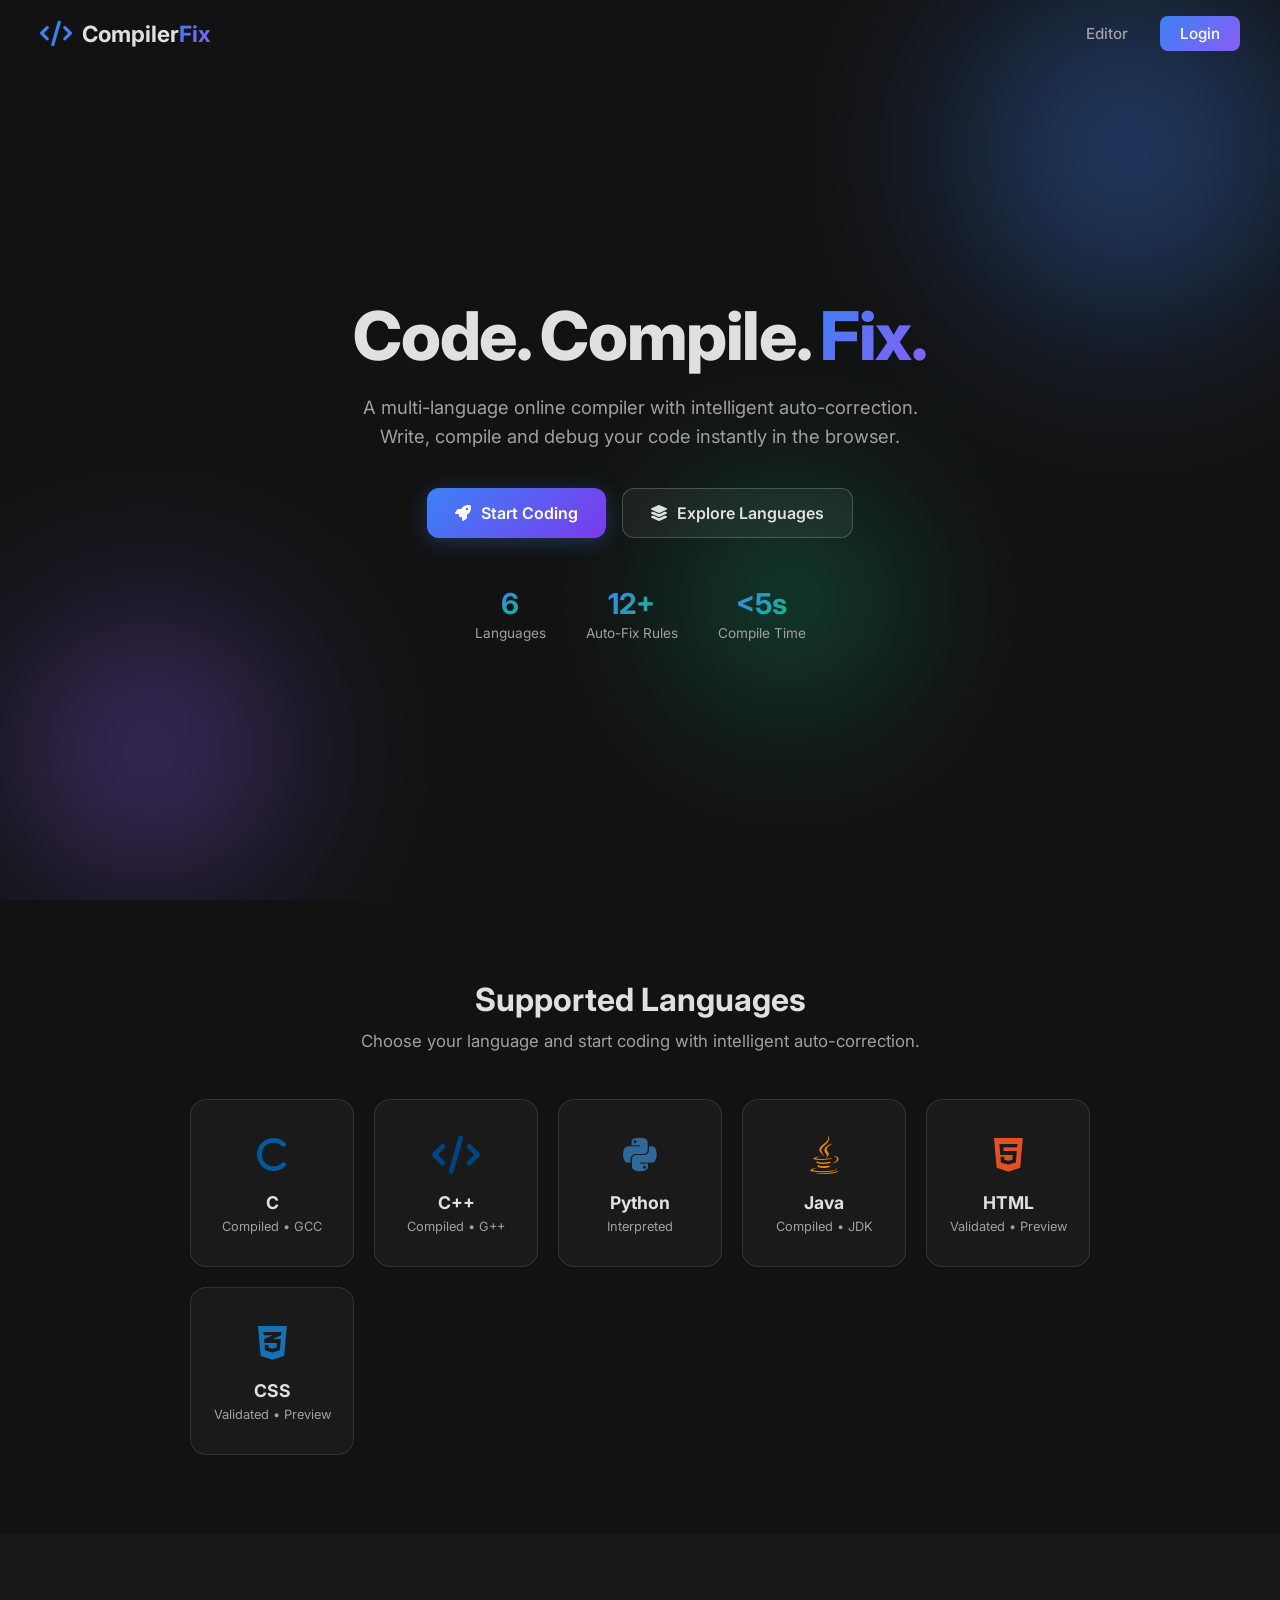
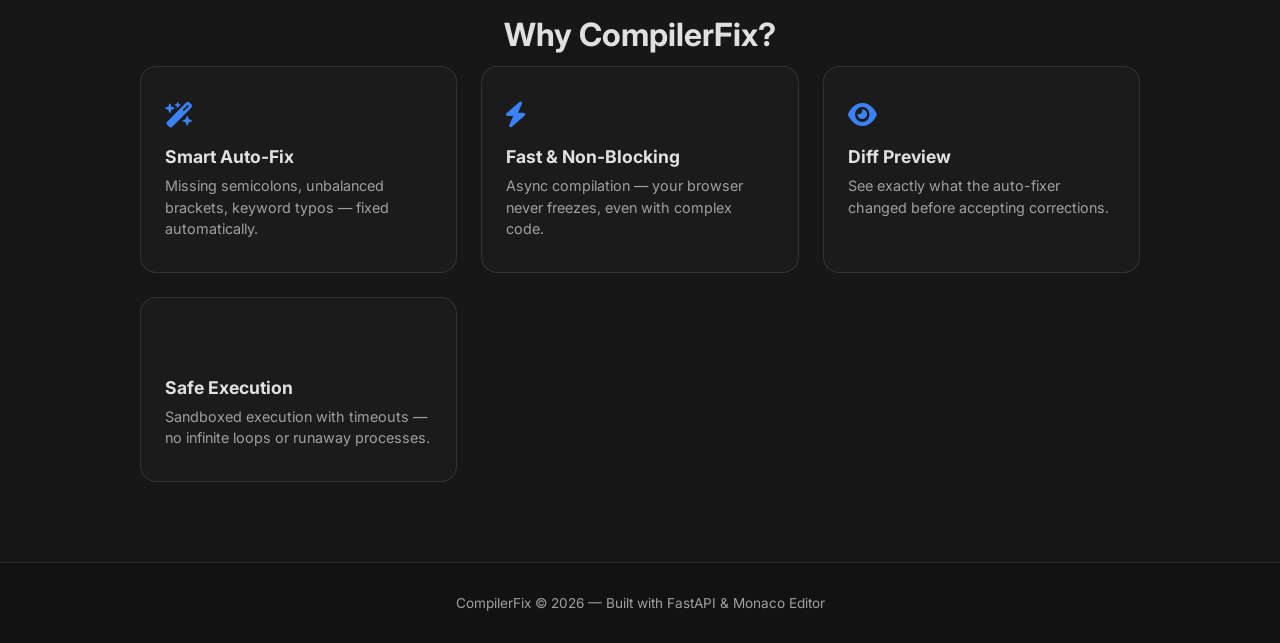
<file: home.html>
<!DOCTYPE html>
<html lang="en">

<head>
    <meta charset="UTF-8">
    <meta name="viewport" content="width=device-width, initial-scale=1.0">
    <title>CompilerFix — Multi-Language Online Compiler</title>
    <meta name="description"
        content="A modern, grammar-aware online compiler supporting C, C++, Python, Java, HTML and CSS with intelligent auto-fix.">
    <link rel="stylesheet" href="css/base.css">
    <link rel="stylesheet" href="css/themes.css">
    <link rel="stylesheet" href="css/home.css">
    <link rel="stylesheet" href="https://cdnjs.cloudflare.com/ajax/libs/font-awesome/6.0.0/css/all.min.css">
</head>

<body class="theme-dark">

    <!-- Navigation -->
    <nav class="nav-bar" id="navbar">
        <div class="nav-logo">
            <i class="fa-solid fa-code"></i>
            <span>Compiler<span class="hl">Fix</span></span>
        </div>
        <div class="nav-links">
            <a href="/editor" class="nav-btn ghost">Editor</a>
            <a href="/login" class="nav-btn primary" id="nav-login-btn">Login</a>
        </div>
    </nav>

    <!-- Hero Section -->
    <section class="hero">
        <div class="hero-bg">
            <div class="gradient-orb orb-1"></div>
            <div class="gradient-orb orb-2"></div>
            <div class="gradient-orb orb-3"></div>
        </div>
        <div class="hero-content" id="hero-content">
            <h1 class="hero-title">
                Code. Compile. <span class="hl">Fix.</span>
            </h1>
            <p class="hero-subtitle">
                A multi-language online compiler with intelligent auto-correction.
                Write, compile and debug your code instantly in the browser.
            </p>
            <div class="hero-actions">
                <a href="/editor" class="cta-btn primary-btn">
                    <i class="fa-solid fa-rocket"></i> Start Coding
                </a>
                <a href="#languages" class="cta-btn outline-btn">
                    <i class="fa-solid fa-layer-group"></i> Explore Languages
                </a>
            </div>
            <div class="hero-stats">
                <div class="stat">
                    <span class="stat-num">6</span>
                    <span class="stat-label">Languages</span>
                </div>
                <div class="stat">
                    <span class="stat-num">12+</span>
                    <span class="stat-label">Auto-Fix Rules</span>
                </div>
                <div class="stat">
                    <span class="stat-num">&lt;5s</span>
                    <span class="stat-label">Compile Time</span>
                </div>
            </div>
        </div>
    </section>

    <!-- Language Cards -->
    <section class="languages-section" id="languages">
        <h2 class="section-title">Supported Languages</h2>
        <p class="section-sub">Choose your language and start coding with intelligent auto-correction.</p>
        <div class="lang-grid">
            <a href="/editor?lang=c" class="lang-card" style="--accent: #00599C;">
                <div class="lang-icon"><i class="fa-solid fa-c"></i></div>
                <h3>C</h3>
                <p>Compiled • GCC</p>
            </a>
            <a href="/editor?lang=cpp" class="lang-card" style="--accent: #004482;">
                <div class="lang-icon"><i class="fa-solid fa-code"></i></div>
                <h3>C++</h3>
                <p>Compiled • G++</p>
            </a>
            <a href="/editor?lang=python" class="lang-card" style="--accent: #306998;">
                <div class="lang-icon"><i class="fa-brands fa-python"></i></div>
                <h3>Python</h3>
                <p>Interpreted</p>
            </a>
            <a href="/editor?lang=java" class="lang-card" style="--accent: #ED8B00;">
                <div class="lang-icon"><i class="fa-brands fa-java"></i></div>
                <h3>Java</h3>
                <p>Compiled • JDK</p>
            </a>
            <a href="/editor?lang=html" class="lang-card" style="--accent: #E34F26;">
                <div class="lang-icon"><i class="fa-brands fa-html5"></i></div>
                <h3>HTML</h3>
                <p>Validated • Preview</p>
            </a>
            <a href="/editor?lang=css" class="lang-card" style="--accent: #1572B6;">
                <div class="lang-icon"><i class="fa-brands fa-css3-alt"></i></div>
                <h3>CSS</h3>
                <p>Validated • Preview</p>
            </a>
        </div>
    </section>

    <!-- Features Section -->
    <section class="features-section">
        <h2 class="section-title">Why CompilerFix?</h2>
        <div class="features-grid">
            <div class="feature-card">
                <div class="feature-icon"><i class="fa-solid fa-wand-magic-sparkles"></i></div>
                <h3>Smart Auto-Fix</h3>
                <p>Missing semicolons, unbalanced brackets, keyword typos — fixed automatically.</p>
            </div>
            <div class="feature-card">
                <div class="feature-icon"><i class="fa-solid fa-bolt"></i></div>
                <h3>Fast &amp; Non-Blocking</h3>
                <p>Async compilation — your browser never freezes, even with complex code.</p>
            </div>
            <div class="feature-card">
                <div class="feature-icon"><i class="fa-solid fa-eye"></i></div>
                <h3>Diff Preview</h3>
                <p>See exactly what the auto-fixer changed before accepting corrections.</p>
            </div>
            <div class="feature-card">
                <div class="feature-icon"><i class="fa-solid fa-shield-halved"></i></div>
                <h3>Safe Execution</h3>
                <p>Sandboxed execution with timeouts — no infinite loops or runaway processes.</p>
            </div>
        </div>
    </section>

    <!-- Footer -->
    <footer class="footer">
        <p>CompilerFix &copy; 2026 — Built with FastAPI &amp; Monaco Editor</p>
    </footer>

    <script>
        // Scroll-triggered reveal animations
        const observer = new IntersectionObserver((entries) => {
            entries.forEach(entry => {
                if (entry.isIntersecting) {
                    entry.target.classList.add('visible');
                }
            });
        }, { threshold: 0.1 });

        document.querySelectorAll('.lang-card, .feature-card, .section-title, .section-sub').forEach(el => {
            el.classList.add('reveal');
            observer.observe(el);
        });

        // Navbar scroll effect
        window.addEventListener('scroll', () => {
            document.getElementById('navbar').classList.toggle('scrolled', window.scrollY > 50);
        });

        // Check login status
        const token = localStorage.getItem('compilerfix_token');
        if (token) {
            const btn = document.getElementById('nav-login-btn');
            btn.textContent = 'Editor';
            btn.href = '/editor';
        }
    </script>
</body>

</html>
</file>
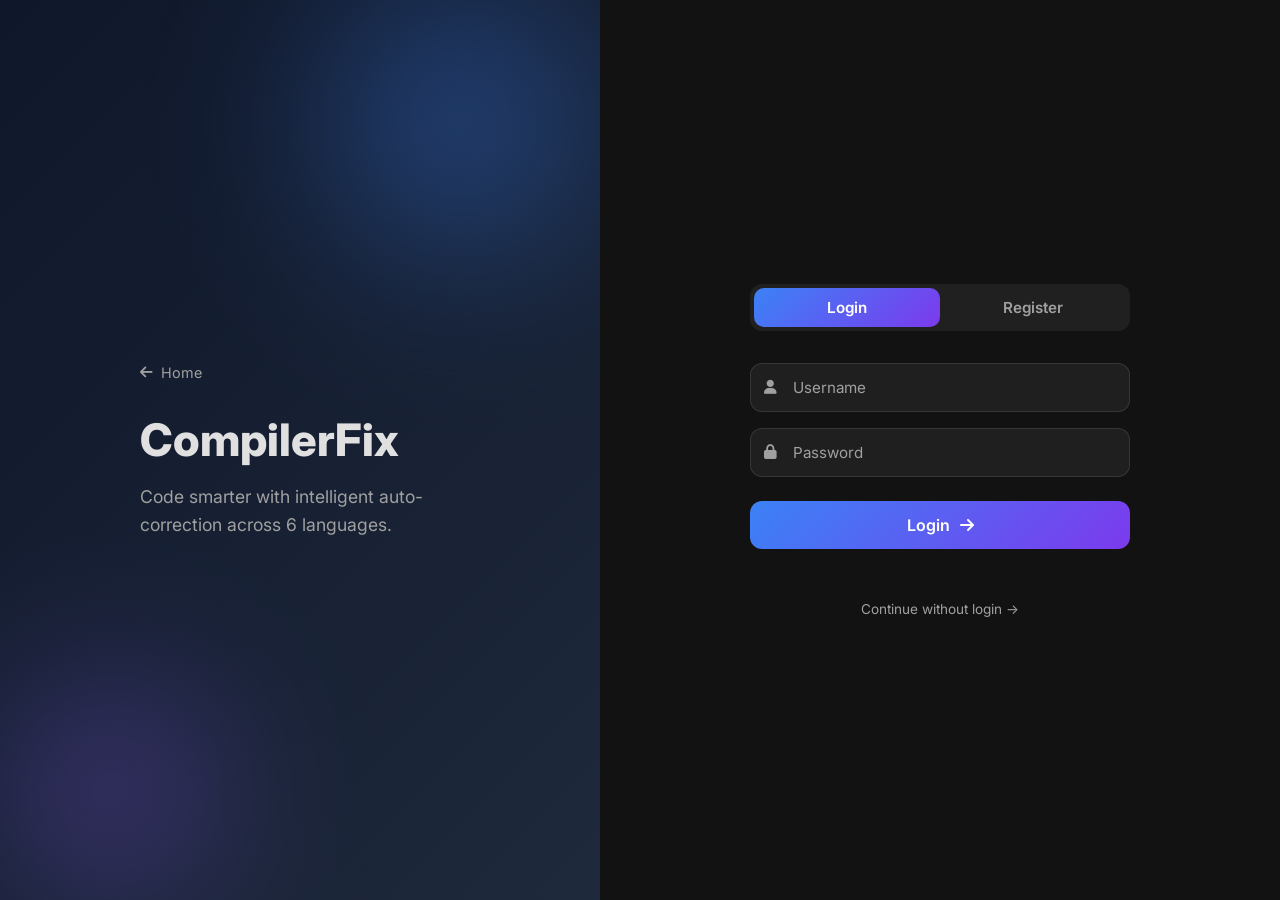
<file: login.html>
<!DOCTYPE html>
<html lang="en">

<head>
    <meta charset="UTF-8">
    <meta name="viewport" content="width=device-width, initial-scale=1.0">
    <title>Login — CompilerFix</title>
    <link rel="stylesheet" href="css/base.css">
    <link rel="stylesheet" href="css/themes.css">
    <link rel="stylesheet" href="css/login.css">
    <link rel="stylesheet" href="https://cdnjs.cloudflare.com/ajax/libs/font-awesome/6.0.0/css/all.min.css">
</head>

<body class="theme-dark">

    <div class="login-wrapper">
        <!-- Left decorative panel -->
        <div class="login-hero">
            <div class="gradient-orb orb-1"></div>
            <div class="gradient-orb orb-2"></div>
            <div class="hero-text">
                <a href="/" class="back-link"><i class="fa-solid fa-arrow-left"></i> Home</a>
                <h1>Compiler<span class="hl">Fix</span></h1>
                <p>Code smarter with intelligent auto-correction across 6 languages.</p>
            </div>
        </div>

        <!-- Right form panel -->
        <div class="login-form-panel">
            <div class="form-container" id="form-container">

                <!-- Tab Toggle -->
                <div class="tab-toggle">
                    <button class="tab active" id="tab-login" onclick="switchTab('login')">Login</button>
                    <button class="tab" id="tab-register" onclick="switchTab('register')">Register</button>
                    <div class="tab-slider" id="tab-slider"></div>
                </div>

                <!-- Login Form -->
                <form id="login-form" class="auth-form active" onsubmit="handleLogin(event)">
                    <div class="input-group">
                        <i class="fa-solid fa-user"></i>
                        <input type="text" id="login-username" placeholder="Username" required minlength="3"
                            autocomplete="username">
                    </div>
                    <div class="input-group">
                        <i class="fa-solid fa-lock"></i>
                        <input type="password" id="login-password" placeholder="Password" required minlength="4"
                            autocomplete="current-password">
                    </div>
                    <button type="submit" class="submit-btn" id="login-submit">
                        <span>Login</span>
                        <i class="fa-solid fa-arrow-right"></i>
                    </button>
                </form>

                <!-- Register Form -->
                <form id="register-form" class="auth-form" onsubmit="handleRegister(event)">
                    <div class="input-group">
                        <i class="fa-solid fa-user-plus"></i>
                        <input type="text" id="reg-username" placeholder="Choose a username" required minlength="3"
                            autocomplete="username">
                    </div>
                    <div class="input-group">
                        <i class="fa-solid fa-lock"></i>
                        <input type="password" id="reg-password" placeholder="Choose a password" required minlength="4"
                            autocomplete="new-password">
                    </div>
                    <div class="input-group">
                        <i class="fa-solid fa-lock"></i>
                        <input type="password" id="reg-confirm" placeholder="Confirm password" required minlength="4"
                            autocomplete="new-password">
                    </div>
                    <button type="submit" class="submit-btn" id="reg-submit">
                        <span>Create Account</span>
                        <i class="fa-solid fa-arrow-right"></i>
                    </button>
                </form>

                <!-- Status Message -->
                <div class="status-msg" id="status-msg"></div>

                <!-- Skip login -->
                <a href="/editor" class="skip-link">Continue without login →</a>
            </div>
        </div>
    </div>

    <script src="js/auth.js"></script>
</body>

</html>
</file>
<file: css/base.css>
@import url('https://fonts.googleapis.com/css2?family=Inter:wght@400;500;600&family=Fira+Code&display=swap');

:root {
    --font-main: 'Inter', system-ui, -apple-system, sans-serif;
    --font-mono: 'Fira Code', monospace;
    --radius-md: 8px;
    --radius-lg: 12px;
}

* {
    margin: 0;
    padding: 0;
    box-sizing: border-box;
}

body {
    font-family: var(--font-main);
    background-color: var(--bg-app);
    color: var(--text-main);
    height: 100vh;
    overflow: hidden;
    display: flex;
    flex-direction: column;
}

button {
    font-family: inherit;
    cursor: pointer;
    border: none;
    outline: none;
}

ul {
    list-style: none;
}

a {
    text-decoration: none;
    color: inherit;
}
</file>
<file: css/themes.css>
/* Dark Theme (Default) */
body.theme-dark {
    --bg-app: #121212;
    --bg-panel: rgba(30, 30, 30, 0.7);
    --border-color: rgba(255, 255, 255, 0.1);

    --text-main: #e0e0e0;
    --text-muted: #a0a0a0;

    --primary: #3b82f6;
    /* Blue */
    --primary-hover: #2563eb;

    --secondary: #8b5cf6;
    /* Purple */
    --secondary-hover: #7c3aed;

    --success: #10b981;
    --error: #ef4444;
    --warning: #f59e0b;

    --console-bg: #1e1e1e;
    --console-text: #d4d4d4;

    --diff-bg-del: rgba(239, 68, 68, 0.2);
    --diff-bg-add: rgba(16, 185, 129, 0.2);
}

/* Light Theme */
body.theme-light {
    --bg-app: #f3f4f6;
    --bg-panel: rgba(255, 255, 255, 0.8);
    --border-color: rgba(0, 0, 0, 0.1);

    --text-main: #1f2937;
    --text-muted: #6b7280;

    --primary: #2563eb;
    --primary-hover: #1d4ed8;

    --secondary: #7c3aed;
    --secondary-hover: #6d28d9;

    --success: #059669;
    --error: #dc2626;
    --warning: #d97706;

    --console-bg: #ffffff;
    --console-text: #1f2937;

    --diff-bg-del: rgba(220, 38, 38, 0.1);
    --diff-bg-add: rgba(5, 150, 105, 0.1);
}
</file>
<file: css/home.css>
/* ═══════════════════════════════════════════════════════════════
   Homepage Styles — CompilerFix
   ═══════════════════════════════════════════════════════════════ */

/* Navigation Bar */
.nav-bar {
    position: fixed;
    top: 0;
    left: 0;
    right: 0;
    z-index: 100;
    display: flex;
    justify-content: space-between;
    align-items: center;
    padding: 16px 40px;
    transition: all 0.3s ease;
}

.nav-bar.scrolled {
    background: rgba(18, 18, 18, 0.85);
    backdrop-filter: blur(12px);
    -webkit-backdrop-filter: blur(12px);
    box-shadow: 0 2px 20px rgba(0, 0, 0, 0.3);
}

.nav-logo {
    font-size: 1.4rem;
    font-weight: 700;
    display: flex;
    align-items: center;
    gap: 10px;
    color: var(--text-main);
}

.nav-logo i {
    color: var(--primary);
    font-size: 1.6rem;
}

.hl {
    background: linear-gradient(135deg, #3b82f6, #8b5cf6);
    -webkit-background-clip: text;
    -webkit-text-fill-color: transparent;
    background-clip: text;
}

.nav-links {
    display: flex;
    gap: 12px;
}

.nav-btn {
    padding: 8px 20px;
    border-radius: 8px;
    font-weight: 500;
    font-size: 0.95rem;
    text-decoration: none;
    transition: all 0.25s ease;
}

.nav-btn.ghost {
    color: var(--text-muted);
}

.nav-btn.ghost:hover {
    color: var(--text-main);
}

.nav-btn.primary {
    background: linear-gradient(135deg, #3b82f6, #8b5cf6);
    color: #fff;
}

.nav-btn.primary:hover {
    transform: translateY(-1px);
    box-shadow: 0 4px 15px rgba(59, 130, 246, 0.4);
}

/* Hero Section */
.hero {
    min-height: 100vh;
    display: flex;
    align-items: center;
    justify-content: center;
    position: relative;
    overflow: hidden;
    padding: 80px 40px 40px;
}

.hero-bg {
    position: absolute;
    inset: 0;
    overflow: hidden;
}

.gradient-orb {
    position: absolute;
    border-radius: 50%;
    filter: blur(80px);
    opacity: 0.5;
}

.orb-1 {
    width: 500px;
    height: 500px;
    background: radial-gradient(circle, #3b82f6 0%, transparent 70%);
    top: -100px;
    right: -100px;
    animation: orbFloat 8s ease-in-out infinite;
}

.orb-2 {
    width: 400px;
    height: 400px;
    background: radial-gradient(circle, #8b5cf6 0%, transparent 70%);
    bottom: -50px;
    left: -50px;
    animation: orbFloat 10s ease-in-out infinite reverse;
}

.orb-3 {
    width: 300px;
    height: 300px;
    background: radial-gradient(circle, #10b981 0%, transparent 70%);
    top: 50%;
    left: 50%;
    animation: orbFloat 12s ease-in-out infinite 2s;
}

@keyframes orbFloat {

    0%,
    100% {
        transform: translate(0, 0) scale(1);
    }

    25% {
        transform: translate(30px, -20px) scale(1.05);
    }

    50% {
        transform: translate(-20px, 20px) scale(0.95);
    }

    75% {
        transform: translate(10px, 30px) scale(1.02);
    }
}

.hero-content {
    position: relative;
    z-index: 2;
    text-align: center;
    max-width: 700px;
    animation: fadeInUp 0.8s ease-out;
}

.hero-title {
    font-size: clamp(2.5rem, 6vw, 4.2rem);
    font-weight: 800;
    line-height: 1.1;
    margin-bottom: 20px;
    letter-spacing: -0.02em;
}

.hero-subtitle {
    font-size: 1.15rem;
    color: var(--text-muted);
    line-height: 1.6;
    margin-bottom: 36px;
    max-width: 560px;
    margin-left: auto;
    margin-right: auto;
}

.hero-actions {
    display: flex;
    gap: 16px;
    justify-content: center;
    margin-bottom: 48px;
}

.cta-btn {
    padding: 14px 28px;
    border-radius: 12px;
    font-weight: 600;
    font-size: 1rem;
    text-decoration: none;
    display: flex;
    align-items: center;
    gap: 10px;
    transition: all 0.3s ease;
}

.primary-btn {
    background: linear-gradient(135deg, #3b82f6, #7c3aed);
    color: #fff;
    box-shadow: 0 4px 20px rgba(59, 130, 246, 0.3);
}

.primary-btn:hover {
    transform: translateY(-2px);
    box-shadow: 0 8px 30px rgba(59, 130, 246, 0.5);
}

.outline-btn {
    border: 1.5px solid rgba(255, 255, 255, 0.2);
    color: var(--text-main);
    background: rgba(255, 255, 255, 0.05);
}

.outline-btn:hover {
    border-color: var(--primary);
    background: rgba(59, 130, 246, 0.1);
}

.hero-stats {
    display: flex;
    gap: 40px;
    justify-content: center;
}

.stat {
    display: flex;
    flex-direction: column;
    align-items: center;
}

.stat-num {
    font-size: 1.8rem;
    font-weight: 700;
    background: linear-gradient(135deg, #3b82f6, #10b981);
    -webkit-background-clip: text;
    -webkit-text-fill-color: transparent;
    background-clip: text;
}

.stat-label {
    font-size: 0.85rem;
    color: var(--text-muted);
    margin-top: 4px;
}

/* Language Cards Section */
.languages-section {
    padding: 80px 40px;
    text-align: center;
}

.section-title {
    font-size: 2rem;
    font-weight: 700;
    margin-bottom: 12px;
}

.section-sub {
    color: var(--text-muted);
    font-size: 1.05rem;
    margin-bottom: 48px;
}

.lang-grid {
    display: grid;
    grid-template-columns: repeat(auto-fit, minmax(160px, 1fr));
    gap: 20px;
    max-width: 900px;
    margin: 0 auto;
}

.lang-card {
    background: var(--bg-panel);
    border: 1px solid var(--border-color);
    border-radius: 16px;
    padding: 32px 20px;
    text-align: center;
    text-decoration: none;
    color: var(--text-main);
    transition: all 0.3s ease;
    position: relative;
    overflow: hidden;
}

.lang-card::before {
    content: '';
    position: absolute;
    top: 0;
    left: 0;
    right: 0;
    height: 3px;
    background: var(--accent);
    transform: scaleX(0);
    transition: transform 0.3s ease;
}

.lang-card:hover {
    transform: translateY(-6px);
    border-color: var(--accent);
    box-shadow: 0 8px 30px rgba(0, 0, 0, 0.3);
}

.lang-card:hover::before {
    transform: scaleX(1);
}

.lang-icon {
    font-size: 2.4rem;
    color: var(--accent);
    margin-bottom: 14px;
}

.lang-card h3 {
    font-size: 1.1rem;
    margin-bottom: 6px;
}

.lang-card p {
    font-size: 0.8rem;
    color: var(--text-muted);
}

/* Features Section */
.features-section {
    padding: 80px 40px;
    text-align: center;
    background: rgba(255, 255, 255, 0.02);
}

.features-grid {
    display: grid;
    grid-template-columns: repeat(auto-fit, minmax(240px, 1fr));
    gap: 24px;
    max-width: 1000px;
    margin: 0 auto;
}

.feature-card {
    background: var(--bg-panel);
    border: 1px solid var(--border-color);
    border-radius: 16px;
    padding: 32px 24px;
    text-align: left;
    transition: all 0.3s ease;
}

.feature-card:hover {
    transform: translateY(-4px);
    border-color: rgba(59, 130, 246, 0.3);
}

.feature-icon {
    font-size: 1.6rem;
    color: var(--primary);
    margin-bottom: 16px;
}

.feature-card h3 {
    font-size: 1.1rem;
    margin-bottom: 8px;
}

.feature-card p {
    font-size: 0.9rem;
    color: var(--text-muted);
    line-height: 1.5;
}

/* Scroll Reveal */
.reveal {
    opacity: 0;
    transform: translateY(24px);
    transition: all 0.6s cubic-bezier(0.16, 1, 0.3, 1);
}

.reveal.visible {
    opacity: 1;
    transform: translateY(0);
}

/* Footer */
.footer {
    text-align: center;
    padding: 32px;
    color: var(--text-muted);
    font-size: 0.85rem;
    border-top: 1px solid var(--border-color);
}

/* Animations */
@keyframes fadeInUp {
    from {
        opacity: 0;
        transform: translateY(30px);
    }

    to {
        opacity: 1;
        transform: translateY(0);
    }
}

/* Responsive */
@media (max-width: 768px) {
    .nav-bar {
        padding: 12px 20px;
    }

    .hero {
        padding: 100px 20px 40px;
    }

    .hero-actions {
        flex-direction: column;
        align-items: center;
    }

    .hero-stats {
        gap: 24px;
    }

    .languages-section,
    .features-section {
        padding: 60px 20px;
    }
}
</file>
<file: css/login.css>
/* ═══════════════════════════════════════════════════════════════
   Login / Register Page Styles
   ═══════════════════════════════════════════════════════════════ */

.login-wrapper {
    display: flex;
    height: 100vh;
    overflow: hidden;
}

/* Left decorative panel */
.login-hero {
    flex: 1;
    position: relative;
    display: flex;
    align-items: center;
    justify-content: center;
    overflow: hidden;
    background: linear-gradient(135deg, #0f172a 0%, #1e293b 100%);
}

.login-hero .gradient-orb {
    position: absolute;
    border-radius: 50%;
    filter: blur(80px);
    opacity: 0.5;
}

.login-hero .orb-1 {
    width: 400px;
    height: 400px;
    background: radial-gradient(circle, #3b82f6 0%, transparent 70%);
    top: -80px;
    right: -60px;
    animation: orbFloat 8s ease-in-out infinite;
}

.login-hero .orb-2 {
    width: 300px;
    height: 300px;
    background: radial-gradient(circle, #8b5cf6 0%, transparent 70%);
    bottom: -40px;
    left: -40px;
    animation: orbFloat 10s ease-in-out infinite reverse;
}

@keyframes orbFloat {

    0%,
    100% {
        transform: translate(0, 0) scale(1);
    }

    50% {
        transform: translate(20px, -20px) scale(1.05);
    }
}

.hero-text {
    position: relative;
    z-index: 2;
    padding: 40px;
    max-width: 400px;
}

.hero-text h1 {
    font-size: 2.8rem;
    font-weight: 800;
    margin-bottom: 16px;
}

.hero-text p {
    color: var(--text-muted);
    font-size: 1.1rem;
    line-height: 1.6;
}

.back-link {
    display: inline-flex;
    align-items: center;
    gap: 8px;
    color: var(--text-muted);
    font-size: 0.9rem;
    text-decoration: none;
    margin-bottom: 32px;
    transition: color 0.2s;
}

.back-link:hover {
    color: var(--primary);
}

/* Right form panel */
.login-form-panel {
    flex: 1;
    display: flex;
    align-items: center;
    justify-content: center;
    background: var(--bg-app);
    padding: 40px;
}

.form-container {
    width: 100%;
    max-width: 380px;
    animation: fadeInUp 0.5s ease-out;
}

@keyframes fadeInUp {
    from {
        opacity: 0;
        transform: translateY(20px);
    }

    to {
        opacity: 1;
        transform: translateY(0);
    }
}

/* Tab Toggle */
.tab-toggle {
    display: flex;
    position: relative;
    background: rgba(255, 255, 255, 0.06);
    border-radius: 12px;
    padding: 4px;
    margin-bottom: 32px;
}

.tab {
    flex: 1;
    padding: 10px;
    text-align: center;
    font-weight: 600;
    font-size: 0.95rem;
    color: var(--text-muted);
    background: transparent;
    border: none;
    border-radius: 10px;
    cursor: pointer;
    position: relative;
    z-index: 2;
    transition: color 0.3s;
}

.tab.active {
    color: #fff;
}

.tab-slider {
    position: absolute;
    top: 4px;
    left: 4px;
    width: calc(50% - 4px);
    height: calc(100% - 8px);
    background: linear-gradient(135deg, #3b82f6, #7c3aed);
    border-radius: 10px;
    transition: transform 0.3s cubic-bezier(0.16, 1, 0.3, 1);
    z-index: 1;
}

/* Auth Forms */
.auth-form {
    display: none;
    flex-direction: column;
    gap: 16px;
}

.auth-form.active {
    display: flex;
    animation: fadeIn 0.3s ease;
}

@keyframes fadeIn {
    from {
        opacity: 0;
    }

    to {
        opacity: 1;
    }
}

.input-group {
    position: relative;
}

.input-group i {
    position: absolute;
    left: 14px;
    top: 50%;
    transform: translateY(-50%);
    color: var(--text-muted);
    font-size: 0.9rem;
}

.input-group input {
    width: 100%;
    padding: 14px 14px 14px 42px;
    background: rgba(255, 255, 255, 0.06);
    border: 1.5px solid var(--border-color);
    border-radius: 12px;
    color: var(--text-main);
    font-family: inherit;
    font-size: 0.95rem;
    transition: all 0.2s;
    outline: none;
}

.input-group input:focus {
    border-color: var(--primary);
    background: rgba(59, 130, 246, 0.06);
}

.input-group input::placeholder {
    color: var(--text-muted);
}

.submit-btn {
    display: flex;
    align-items: center;
    justify-content: center;
    gap: 10px;
    padding: 14px;
    background: linear-gradient(135deg, #3b82f6, #7c3aed);
    color: #fff;
    border: none;
    border-radius: 12px;
    font-weight: 600;
    font-size: 1rem;
    cursor: pointer;
    transition: all 0.3s ease;
    margin-top: 8px;
}

.submit-btn:hover {
    transform: translateY(-2px);
    box-shadow: 0 6px 20px rgba(59, 130, 246, 0.4);
}

.submit-btn:disabled {
    opacity: 0.6;
    cursor: not-allowed;
    transform: none;
}

/* Status Message */
.status-msg {
    text-align: center;
    font-size: 0.9rem;
    padding: 8px;
    margin-top: 12px;
    border-radius: 8px;
    min-height: 20px;
}

.status-msg.error {
    color: var(--error);
    background: rgba(239, 68, 68, 0.1);
}

.status-msg.success {
    color: var(--success);
    background: rgba(16, 185, 129, 0.1);
}

/* Skip Link */
.skip-link {
    display: block;
    text-align: center;
    color: var(--text-muted);
    font-size: 0.85rem;
    text-decoration: none;
    margin-top: 20px;
    transition: color 0.2s;
}

.skip-link:hover {
    color: var(--primary);
}

/* Responsive */
@media (max-width: 768px) {
    .login-wrapper {
        flex-direction: column;
    }

    .login-hero {
        min-height: 200px;
    }

    .hero-text h1 {
        font-size: 2rem;
    }

    .login-form-panel {
        padding: 24px;
    }
}
</file>
